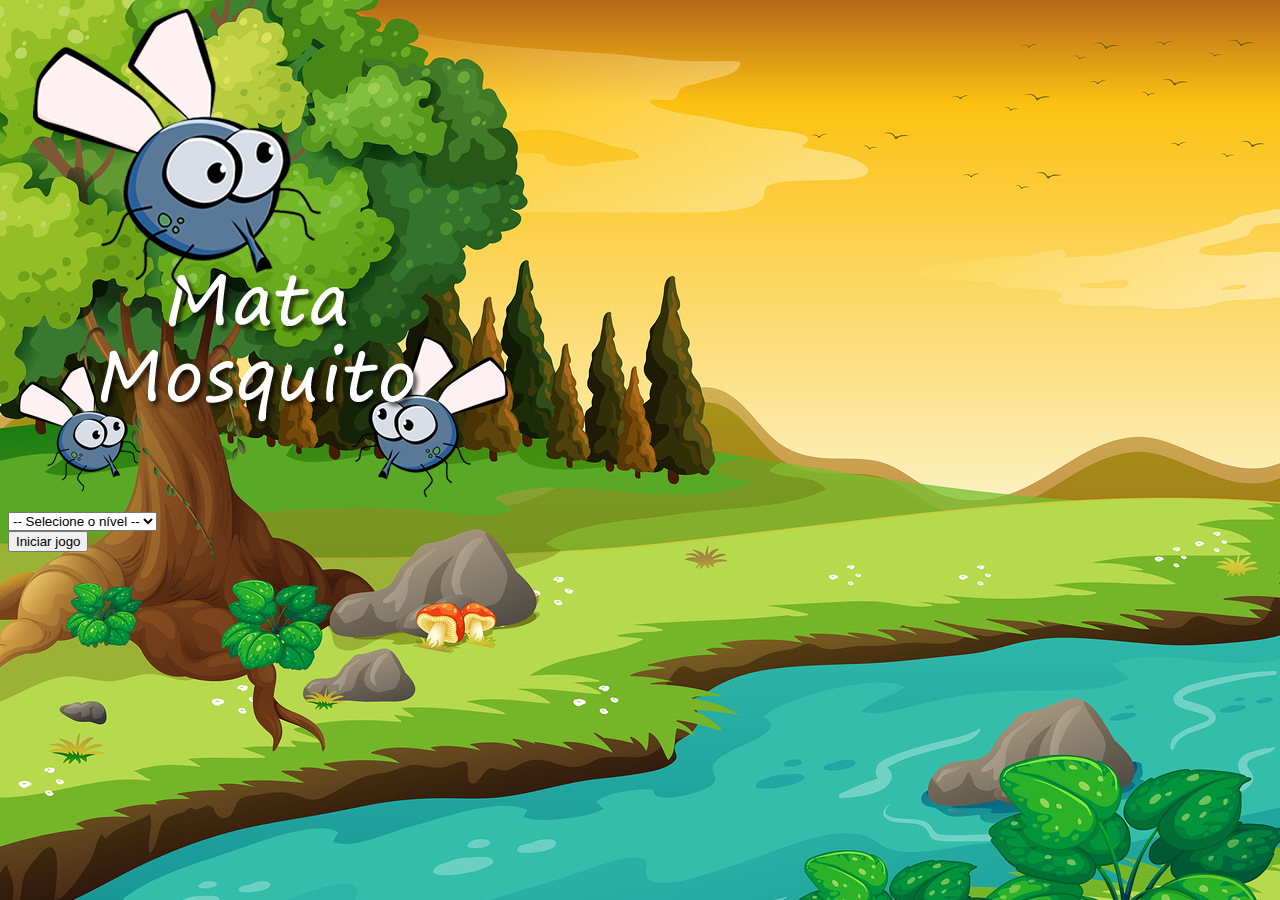
<file: index.html>
<!DOCTYPE html>
<html lang="pt-br">
<head>
	<meta charset="UTF-8">
	<meta http-equiv="X-UA-Compatible" content="IE=edge">
	<meta name="viewport" content="width=device-width, initial-scale=1.0">
	<title>Jogo Mata Mosquito</title>

	<!-- CSS only -->
	<link href="https://cdn.jsdelivr.net/npm/bootstrap@5.0.1/dist/css/bootstrap.min.css" rel="stylesheet" integrity="sha384-+0n0xVW2eSR5OomGNYDnhzAbDsOXxcvSN1TPprVMTNDbiYZCxYbOOl7+AMvyTG2x" crossorigin="anonymous">

	<!--Estilo CSS-->
	<link rel="stylesheet" type="text/css" href="estilo.css">

	<!--função-->
	<script>
		function iniciarJogo(){
			var nivel = document.getElementById('nivel').value
			
			if(nivel === '') {
				alert('Selecione o nível para iniciar o jogo')
				return false
			}

			window.location.href = "app.html?" + nivel
		}
	</script>
</head>
<body>
	
	<div class="container">

		<div class="row">
			<div class="col">
				<div class="d-flex justify-content-center">
					<img src="imagens/game.png">
				</div>	
			</div>
		</div>

		<div class="row">
			<div class="col">
				<div class="d-flex justify-content-center">
					<div class="mb-2">
						<select class="form-control" id="nivel">
							<option value="">-- Selecione o nível --</option>
							<option value="normal">Normal</option>
							<option value="dificil">Difícil</option>
							<option value="saitama">Saitama</option>
						</select>
					</div>
				</div>
			</div>
		</div>

		<div class="row">
			<div class="col">
				<div class="d-flex justify-content-center">
					<button type="button" class="btn btn-danger btn-lg" onclick="iniciarJogo()">
						Iniciar jogo
					</button>
				</div>	
			</div>
		</div>

	</div>

</body>
</html>
</file>
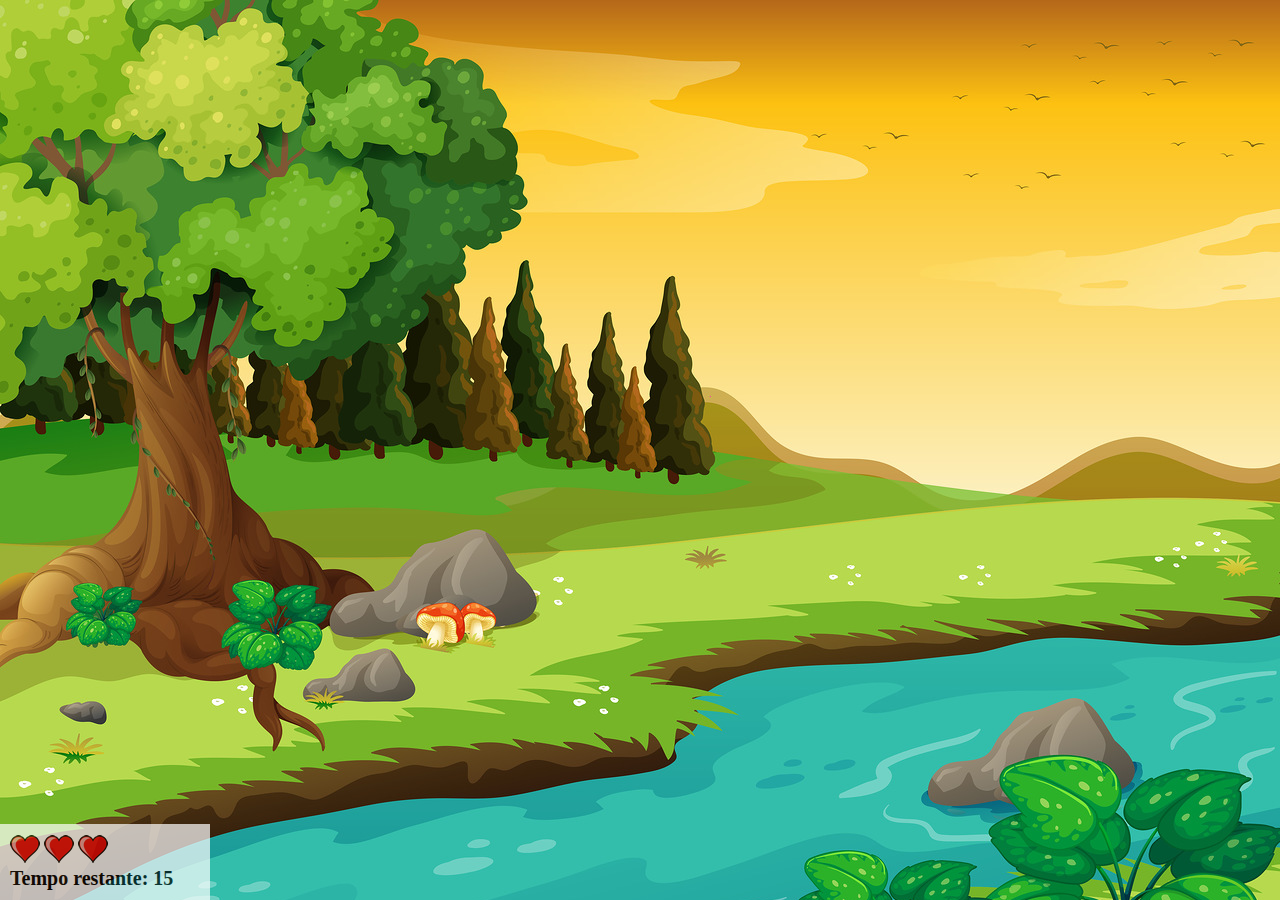
<file: app.html>
<!DOCTYPE html>
<html lang="pt-br">
<head>
	<meta charset="UTF-8">
	<meta http-equiv="X-UA-Compatible" content="IE=edge">
	<meta name="viewport" content="width=device-width, initial-scale=1.0">
	<title>Jogo Mata Mosquito</title>

	<link rel="stylesheet" type="text/css" href="estilo.css">

	<script src="jogo.js"></script>
</head>
<body onresize="ajustaTamanhoPalcoJogo()">
	
	<div class="painel">
		<div class="vidas">
			<img id="v1" src="imagens/coracao_cheio.png">
			<img id="v2" src="imagens/coracao_cheio.png">
			<img id="v3" src="imagens/coracao_cheio.png">
		</div>

		<div class="cronometro">
			Tempo restante: <span id="cronometro">

			</span>
		</div>
	</div>


	<script>
		document.getElementById('cronometro').innerHTML = tempo

		var criaMosca = setInterval(function(){
			posicaoRandomica()
		}, criaMosquitoTempo)

	</script>

</body>
</html>
</file>
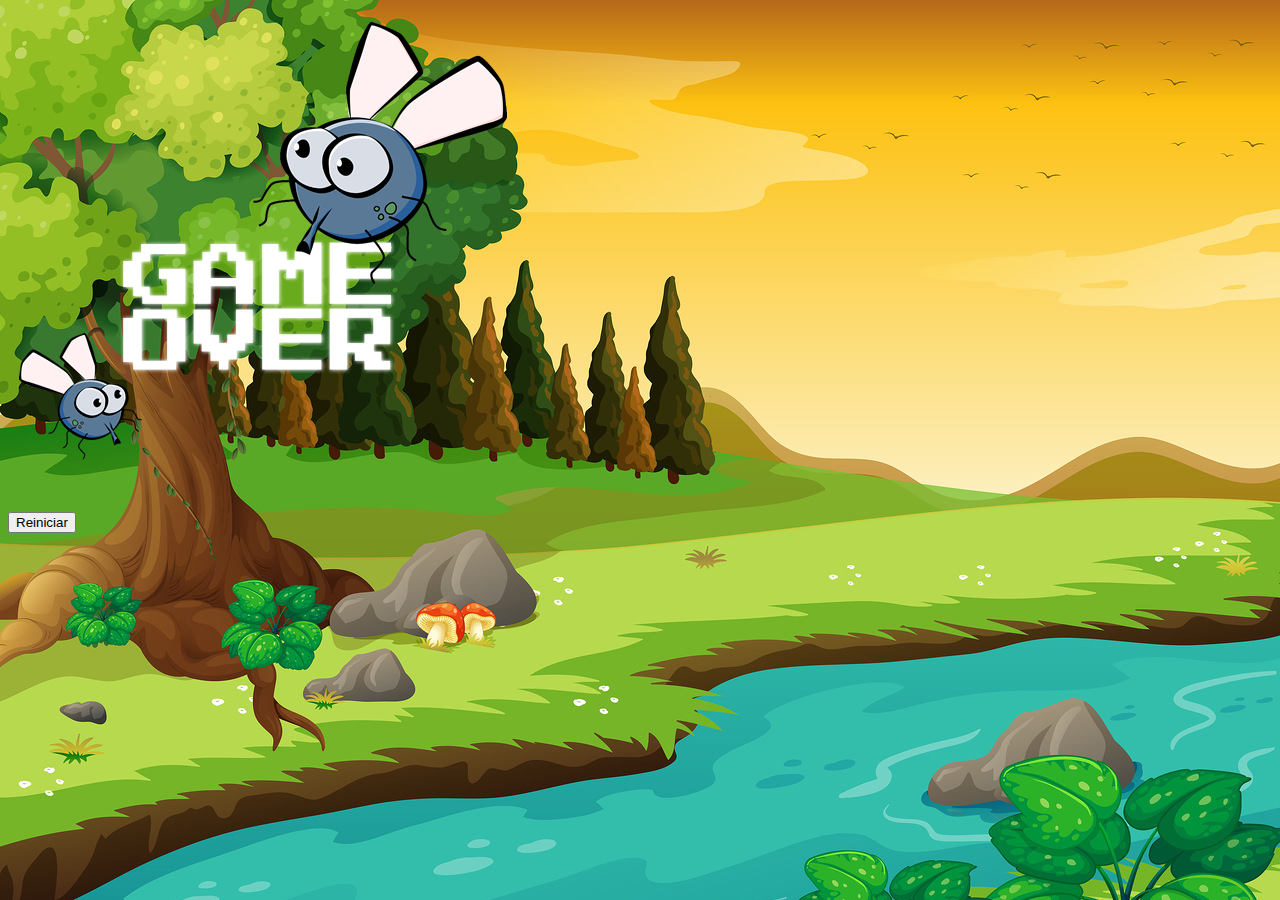
<file: fim_de_jogo.html>
<!DOCTYPE html>
<html lang="pt-br">
<head>
	<meta charset="UTF-8">
	<meta http-equiv="X-UA-Compatible" content="IE=edge">
	<meta name="viewport" content="width=device-width, initial-scale=1.0">
	<title>Jogo Mata Mosquito</title>

	<!-- CSS only -->
	<link href="https://cdn.jsdelivr.net/npm/bootstrap@5.0.1/dist/css/bootstrap.min.css" rel="stylesheet" integrity="sha384-+0n0xVW2eSR5OomGNYDnhzAbDsOXxcvSN1TPprVMTNDbiYZCxYbOOl7+AMvyTG2x" crossorigin="anonymous">

	<!--Estilo CSS-->
	<link rel="stylesheet" type="text/css" href="estilo.css">
</head>
<body>
	
	<div class="container">
		<div class="row">
			<div class="col">
				<div class="d-flex justify-content-center">
					<img src="imagens/game_over.png">
				</div>	
			</div>
		</div>

		<div class="row">
			<div class="col">
				<div class="d-flex justify-content-center">
					<button type="button" class="btn btn-dark btn-lg" onclick="window.location.href = 'index.html' ">
						Reiniciar
					</button>
				</div>	
			</div>
		</div>
	</div>

</body>
</html>
</file>
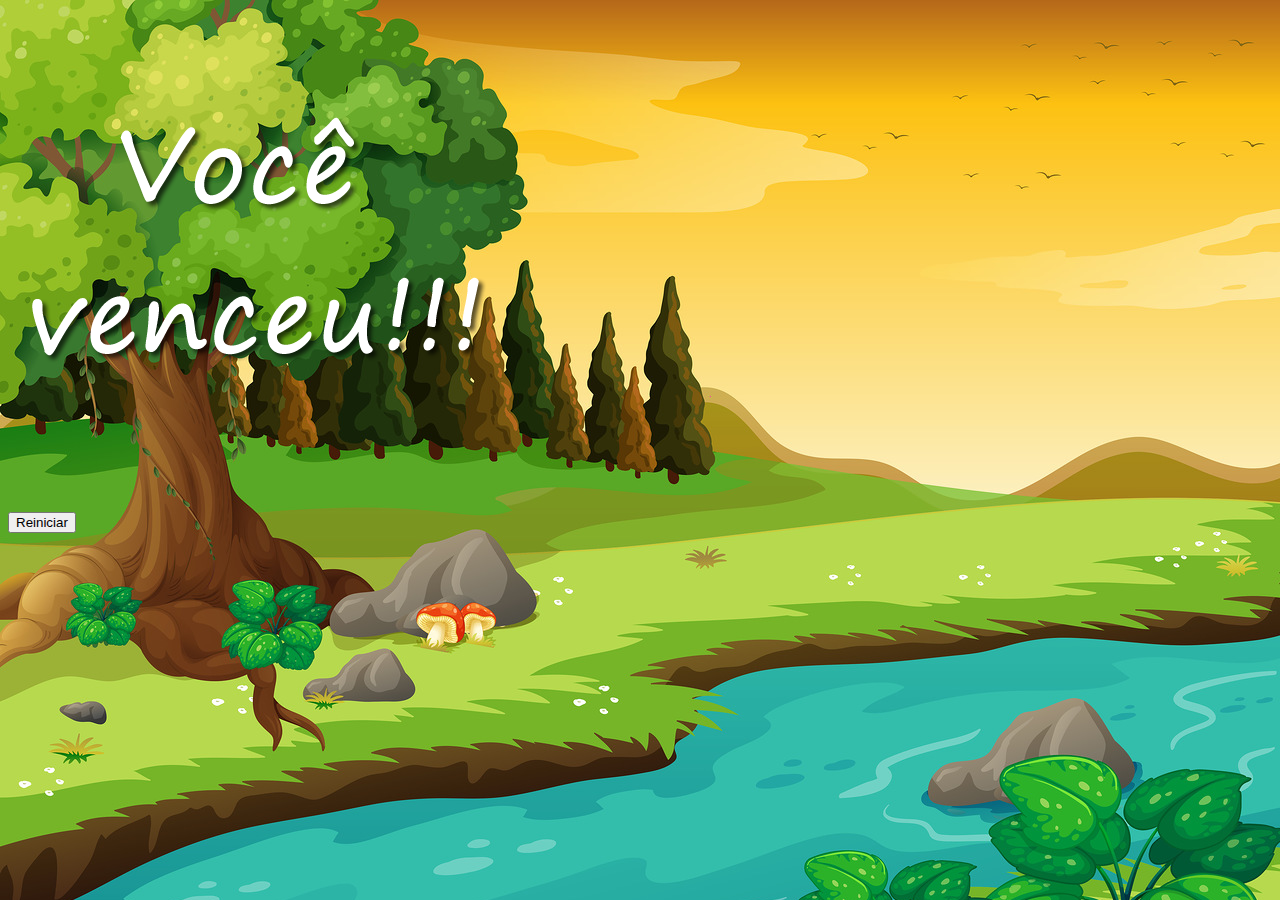
<file: vitoria.html>
<!DOCTYPE html>
<html lang="pt-br">
<head>
	<meta charset="UTF-8">
	<meta http-equiv="X-UA-Compatible" content="IE=edge">
	<meta name="viewport" content="width=device-width, initial-scale=1.0">
	<title>Jogo Mata Mosquito</title>

	<!-- CSS only -->
	<link href="https://cdn.jsdelivr.net/npm/bootstrap@5.0.1/dist/css/bootstrap.min.css" rel="stylesheet" integrity="sha384-+0n0xVW2eSR5OomGNYDnhzAbDsOXxcvSN1TPprVMTNDbiYZCxYbOOl7+AMvyTG2x" crossorigin="anonymous">

	<!--Estilo CSS-->
	<link rel="stylesheet" type="text/css" href="estilo.css">
</head>
<body>
	
	<div class="container">
		<div class="row">
			<div class="col">
				<div class="d-flex justify-content-center">
					<img src="imagens/vitoria.png">
				</div>	
			</div>
		</div>

		<div class="row">
			<div class="col">
				<div class="d-flex justify-content-center">
					<button type="button" class="btn btn-dark btn-lg" onclick="window.location.href = 'index.html' ">
						Reiniciar
					</button>
				</div>	
			</div>
		</div>
	</div>

</body>
</html>
</file>
<file: estilo.css>
html {
	cursor: url(imagens/mata_mosca.png) 30 30, auto;
}


body {
	background-image: url(imagens/bg.jpg);
	background-repeat: no-repeat;
	background-size: cover;
}


.mosca1 {
	width: 50px;
	height: 50px;
}

.mosca2 {
	width: 70px;
	height: 70px;
}

.mosca3 {
	width: 90px;
	height: 90px;
}

.ladoA {
	transform: scaleX(1);
}

.ladoB {
	transform : scaleX(-1);
}

.painel {
	position: absolute;
	width: 190px;
	padding: 10px;
	left: 0;
	bottom: 0;
	border-top: solid 1px #fff;
	background-color: #fff;
	opacity: 0.7;
}

.vidas {
	float: left;
}

.cronometro {
	float: left;
	font-size: 20px;
	font-weight: bold;
}
</file>
